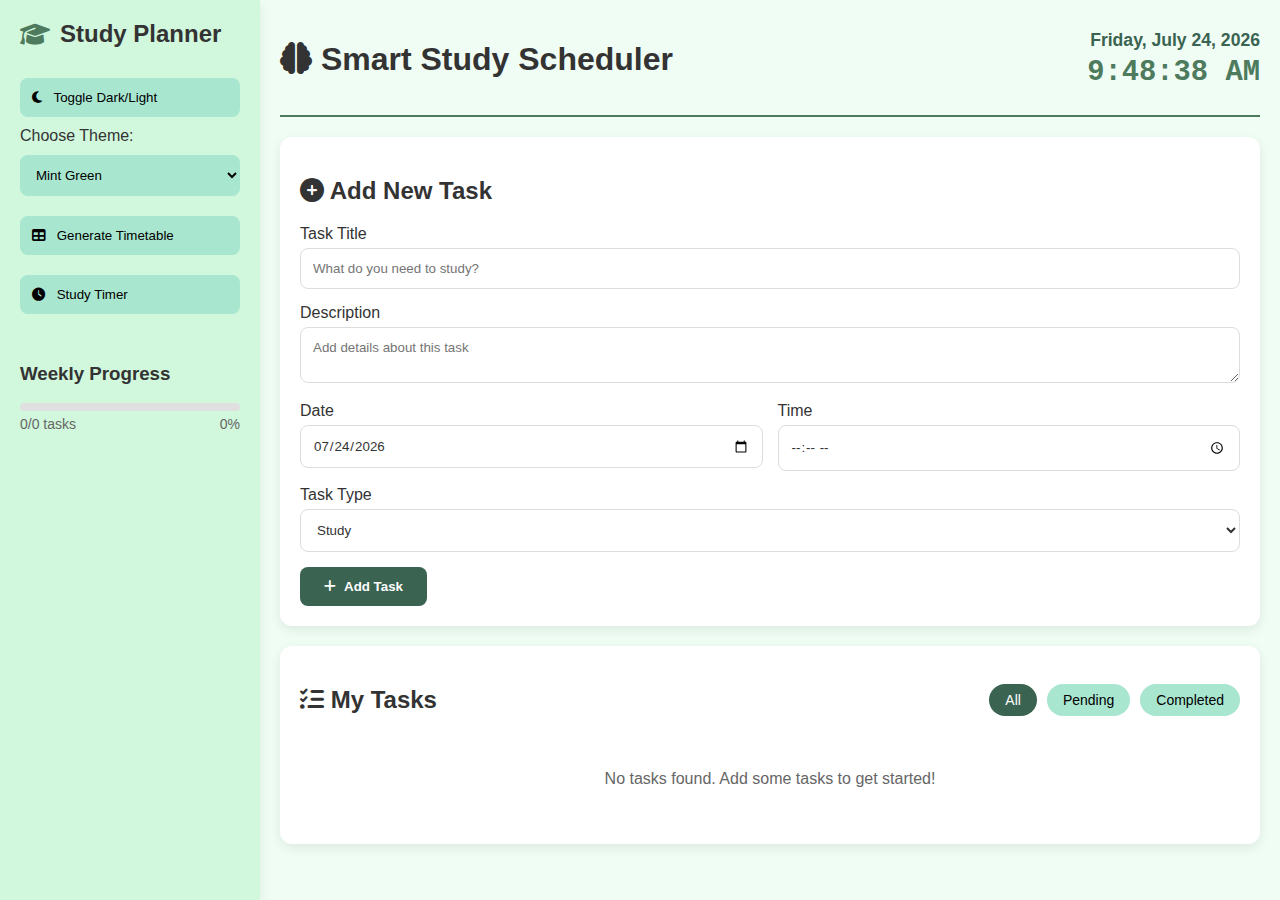
<file: index.html>
<!DOCTYPE html>
<html lang="en">
<head>
    <meta charset="UTF-8">
    <meta name="viewport" content="width=device-width, initial-scale=1.0">
    <title>Smart Study Scheduler</title>
    <link rel="stylesheet" href="https://cdnjs.cloudflare.com/ajax/libs/font-awesome/6.4.0/css/all.min.css">
    <link rel="stylesheet" href="Second_Page.css">
</head>
<body class="theme-mint">
    <div class="sidebar">
        <div class="sidebar-header">
            <i class="fas fa-graduation-cap"></i>
            <h2>Study Planner</h2>
        </div>
        <button id="modeToggle"><i class="fas fa-moon"></i> Toggle Dark/Light</button>
        <label for="colorTheme">Choose Theme:</label>
        <select id="colorTheme">
            <option value="mint">Mint Green</option>
            <option value="blue">Pastel Blue</option>
            <option value="lavender">Lavender</option>
            <option value="beige">Beige</option>
        </select>
        <button id="scheduleBtn"><i class="fas fa-table"></i> Generate Timetable</button>
        <button id="showTimer"><i class="fas fa-clock"></i> Study Timer</button>
        
        <div class="progress-container" style="margin-top: 20px;">
            <h3>Weekly Progress</h3>
            <div class="progress-bar">
                <div class="progress-fill" id="progressFill" style="width: 0%;"></div>
            </div>
            <div class="progress-stats">
                <span id="tasksCompleted">0/0 tasks</span>
                <span id="progressPercent">0%</span>
            </div>
        </div>
    </div>

    <div class="main">
        <div class="main-header">
            <h1><i class="fas fa-brain"></i> Smart Study Scheduler</h1>
            <div class="datetime-display">
                <div class="date-display" id="currentDate"></div>
                <div class="time-display" id="currentTime"></div>
            </div>
        </div>
        
        <div class="card">
            <h2><i class="fas fa-plus-circle"></i> Add New Task</h2>
            <form id="taskForm">
                <div class="form-group">
                    <label for="taskTitle">Task Title</label>
                    <input type="text" id="taskTitle" placeholder="What do you need to study?" required>
                </div>
                
                <div class="form-group">
                    <label for="taskDesc">Description</label>
                    <textarea id="taskDesc" placeholder="Add details about this task"></textarea>
                </div>
                
                <div style="display: grid; grid-template-columns: 1fr 1fr; gap: 15px;">
                    <div class="form-group">
                        <label for="taskDate">Date</label>
                        <input type="date" id="taskDate" required>
                    </div>
                    
                    <div class="form-group">
                        <label for="taskTime">Time</label>
                        <input type="time" id="taskTime" required>
                    </div>
                </div>
                
                <div class="form-group">
                    <label for="taskType">Task Type</label>
                    <select id="taskType">
                        <option value="Study">Study</option>
                        <option value="Academic">Academic</option>
                        <option value="Extracurricular">Extracurricular</option>
                        <option value="Assignment">Assignment</option>
                        <option value="Exam Prep">Exam Preparation</option>
                    </select>
                </div>
                
                <button type="submit"><i class="fas fa-plus"></i> Add Task</button>
            </form>
        </div>

        <div class="card">
            <div class="task-header">
                <h2><i class="fas fa-tasks"></i> My Tasks</h2>
                <div class="task-filters">
                    <button class="active" data-filter="all">All</button>
                    <button data-filter="pending">Pending</button>
                    <button data-filter="completed">Completed</button>
                </div>
            </div>
            <ul id="taskList"></ul>
        </div>

        <div id="scheduleSection"></div>
    </div>

    <div class="timer-container" style="display: none;">
        <h3><i class="fas fa-stopwatch"></i> Study Timer</h3>
        <div class="timer-display" id="timerDisplay">25:00</div>
        <div class="timer-controls">
            <button class="timer-start" id="timerStart">Start</button>
            <button class="timer-reset" id="timerReset">Reset</button>
        </div>
    </div>

    <audio id="alarmSound" src="https://www.soundjay.com/buttons/sounds/beep-07.mp3" preload="auto"></audio>

    <script src="Third_Page.js"></script>
</body>
</html>
</file>
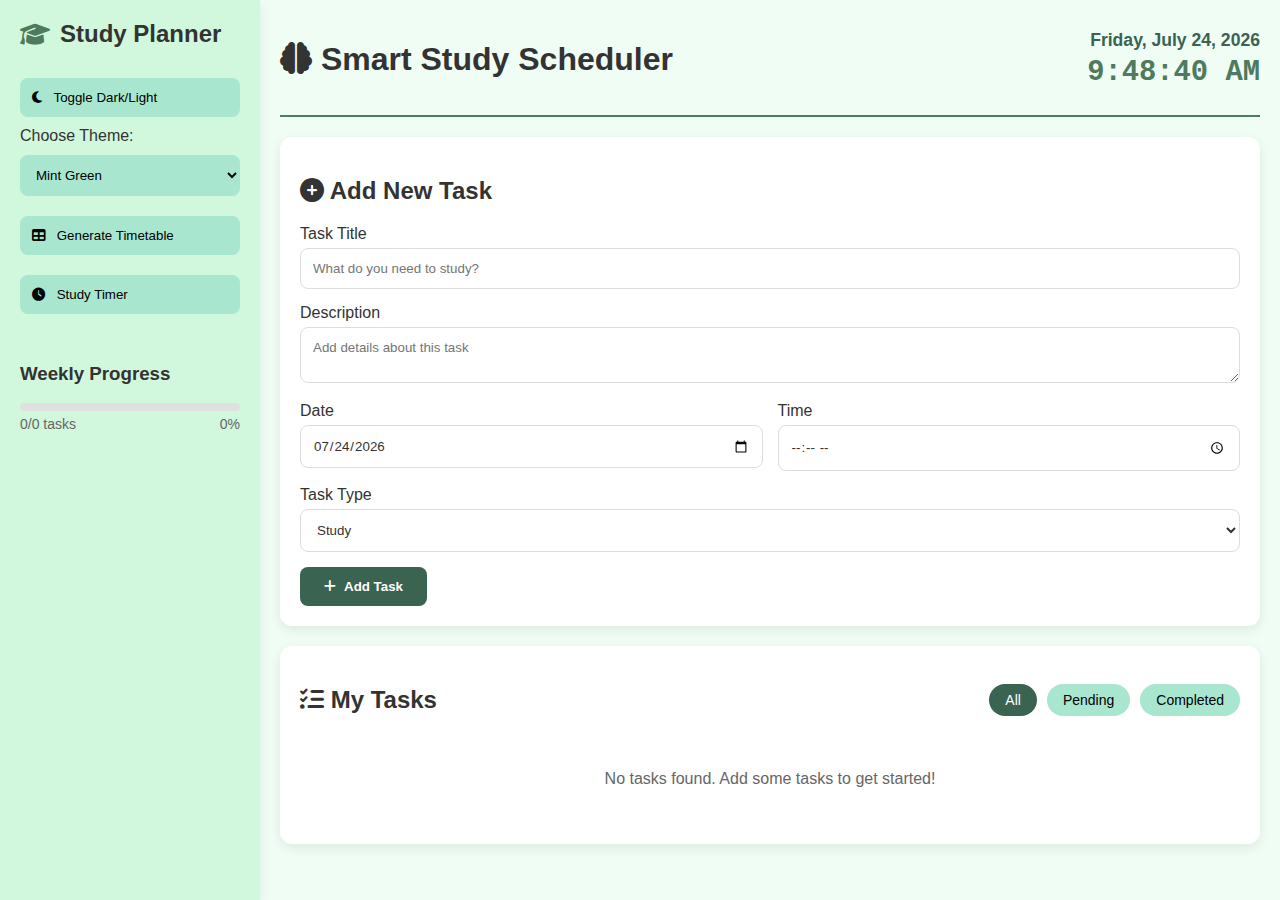
<file: First_Page.html>
<!DOCTYPE html>
<html lang="en">
<head>
    <meta charset="UTF-8">
    <meta name="viewport" content="width=device-width, initial-scale=1.0">
    <title>Smart Study Scheduler</title>
    <link rel="stylesheet" href="https://cdnjs.cloudflare.com/ajax/libs/font-awesome/6.4.0/css/all.min.css">
    <link rel="stylesheet" href="Second_Page.css">
</head>
<body class="theme-mint">
    <div class="sidebar">
        <div class="sidebar-header">
            <i class="fas fa-graduation-cap"></i>
            <h2>Study Planner</h2>
        </div>
        <button id="modeToggle"><i class="fas fa-moon"></i> Toggle Dark/Light</button>
        <label for="colorTheme">Choose Theme:</label>
        <select id="colorTheme">
            <option value="mint">Mint Green</option>
            <option value="blue">Pastel Blue</option>
            <option value="lavender">Lavender</option>
            <option value="beige">Beige</option>
        </select>
        <button id="scheduleBtn"><i class="fas fa-table"></i> Generate Timetable</button>
        <button id="showTimer"><i class="fas fa-clock"></i> Study Timer</button>
        
        <div class="progress-container" style="margin-top: 20px;">
            <h3>Weekly Progress</h3>
            <div class="progress-bar">
                <div class="progress-fill" id="progressFill" style="width: 0%;"></div>
            </div>
            <div class="progress-stats">
                <span id="tasksCompleted">0/0 tasks</span>
                <span id="progressPercent">0%</span>
            </div>
        </div>
    </div>

    <div class="main">
        <div class="main-header">
            <h1><i class="fas fa-brain"></i> Smart Study Scheduler</h1>
            <div class="datetime-display">
                <div class="date-display" id="currentDate"></div>
                <div class="time-display" id="currentTime"></div>
            </div>
        </div>
        
        <div class="card">
            <h2><i class="fas fa-plus-circle"></i> Add New Task</h2>
            <form id="taskForm">
                <div class="form-group">
                    <label for="taskTitle">Task Title</label>
                    <input type="text" id="taskTitle" placeholder="What do you need to study?" required>
                </div>
                
                <div class="form-group">
                    <label for="taskDesc">Description</label>
                    <textarea id="taskDesc" placeholder="Add details about this task"></textarea>
                </div>
                
                <div style="display: grid; grid-template-columns: 1fr 1fr; gap: 15px;">
                    <div class="form-group">
                        <label for="taskDate">Date</label>
                        <input type="date" id="taskDate" required>
                    </div>
                    
                    <div class="form-group">
                        <label for="taskTime">Time</label>
                        <input type="time" id="taskTime" required>
                    </div>
                </div>
                
                <div class="form-group">
                    <label for="taskType">Task Type</label>
                    <select id="taskType">
                        <option value="Study">Study</option>
                        <option value="Academic">Academic</option>
                        <option value="Extracurricular">Extracurricular</option>
                        <option value="Assignment">Assignment</option>
                        <option value="Exam Prep">Exam Preparation</option>
                    </select>
                </div>
                
                <button type="submit"><i class="fas fa-plus"></i> Add Task</button>
            </form>
        </div>

        <div class="card">
            <div class="task-header">
                <h2><i class="fas fa-tasks"></i> My Tasks</h2>
                <div class="task-filters">
                    <button class="active" data-filter="all">All</button>
                    <button data-filter="pending">Pending</button>
                    <button data-filter="completed">Completed</button>
                </div>
            </div>
            <ul id="taskList"></ul>
        </div>

        <div id="scheduleSection"></div>
    </div>

    <div class="timer-container" style="display: none;">
        <h3><i class="fas fa-stopwatch"></i> Study Timer</h3>
        <div class="timer-display" id="timerDisplay">25:00</div>
        <div class="timer-controls">
            <button class="timer-start" id="timerStart">Start</button>
            <button class="timer-reset" id="timerReset">Reset</button>
        </div>
    </div>

    <audio id="alarmSound" src="https://www.soundjay.com/buttons/sounds/beep-07.mp3" preload="auto"></audio>

    <script src="Third_Page.js"></script>
</body>
</html>
</file>
<file: Second_Page.css>
:root {
    --primary: #4e7a5e;
    --secondary: #a8e6cf;
    --accent: #3a6351;
    --bg-color: #f0fdf4; 
    --sidebar-color: #d1f7dc;
    --button-color: #a8e6cf;
    --button-hover: #8fd3a4;
    --text-color: #333;
    --card-bg: #ffffff;
    --shadow: 0 4px 12px rgba(0,0,0,0.08);
    --transition: all 0.3s ease;
    --task-color: #a8e6cf;
    --table-header: #8fd3a4;
}

* {
    box-sizing: border-box;
}

body {
    margin: 0;
    font-family: 'Segoe UI', Tahoma, Geneva, Verdana, sans-serif;
    display: flex;
    background: var(--bg-color);
    color: var(--text-color);
    height: 100vh;
    transition: var(--transition);
    overflow: hidden;
}

/* Theme color classes */
.theme-mint {
    --primary: #4e7a5e;
    --secondary: #a8e6cf;
    --accent: #3a6351;
    --bg-color: #f0fdf4; 
    --sidebar-color: #d1f7dc;
    --button-color: #a8e6cf;
    --button-hover: #8fd3a4;
    --task-color: #a8e6cf;
    --table-header: #8fd3a4;
}

.theme-blue {
    --primary: #4a6fa5;
    --secondary: #c5d9f1;
    --accent: #3a5a8a;
    --bg-color: #f0f4ff; 
    --sidebar-color: #d9e1ff;
    --button-color: #c5d9f1;
    --button-hover: #a8c0e6;
    --task-color: #c5d9f1;
    --table-header: #a8c0e6;
}

.theme-lavender {
    --primary: #7a5e9b;
    --secondary: #d9c5f1;
    --accent: #5a3a8a;
    --bg-color: #f7f0ff; 
    --sidebar-color: #e6d9ff;
    --button-color: #d9c5f1;
    --button-hover: #c0a8e6;
    --task-color: #d9c5f1;
    --table-header: #c0a8e6;
}

.theme-beige {
    --primary: #8a7a5e;
    --secondary: #f1e6c5;
    --accent: #8a6a3a;
    --bg-color: #fff8e7; 
    --sidebar-color: #ffefcc;
    --button-color: #f1e6c5;
    --button-hover: #e6d0a8;
    --task-color: #f1e6c5;
    --table-header: #e6d0a8;
}

.dark {
    --bg-color: #121212;
    --sidebar-color: #1e1e1e;
    --button-color: #333;
    --button-hover: #444;
    --text-color: #fff;
    --card-bg: #1e1e1e;
    --shadow: 0 4px 12px rgba(0,0,0,0.3);
    --task-color: #2a2a2a;
    --table-header: #333;
}

/* Layout */
.sidebar {
    width: 260px;
    background: var(--sidebar-color);
    padding: 20px;
    box-sizing: border-box;
    display: flex;
    flex-direction: column;
    box-shadow: var(--shadow);
    z-index: 10;
    transition: var(--transition);
}

.sidebar-header {
    display: flex;
    align-items: center;
    margin-bottom: 20px;
}

.sidebar-header i {
    font-size: 24px;
    margin-right: 10px;
    color: var(--primary);
}

.sidebar h2 {
    margin: 0;
    font-weight: 600;
}

.sidebar button, .sidebar select {
    display: block;
    width: 100%;
    margin: 10px 0;
    padding: 12px;
    background: var(--button-color);
    border: none;
    cursor: pointer;
    border-radius: 8px;
    font-weight: 500;
    transition: var(--transition);
    text-align: left;
}

.sidebar button i, .sidebar select i {
    margin-right: 8px;
}

.sidebar button:hover, .sidebar select:hover {
    background: var(--button-hover);
    transform: translateY(-2px);
}

.main {
    flex: 1;
    padding: 20px;
    box-sizing: border-box;
    overflow-y: auto;
    position: relative;
}

/* Header with date and time */
.main-header {
    display: flex;
    justify-content: space-between;
    align-items: center;
    margin-bottom: 20px;
    padding-bottom: 15px;
    border-bottom: 2px solid var(--primary);
}

.datetime-display {
    text-align: right;
    font-size: 1.1rem;
}

.date-display {
    font-weight: 600;
    color: var(--accent);
    margin-bottom: 5px;
}

.time-display {
    font-size: 1.8rem;
    font-weight: 700;
    color: var(--primary);
    font-family: 'Courier New', monospace;
}

/* Cards */
.card {
    background: var(--card-bg);
    border-radius: 12px;
    padding: 20px;
    margin-bottom: 20px;
    box-shadow: var(--shadow);
    transition: var(--transition);
}

.card:hover {
    transform: translateY(-3px);
    box-shadow: 0 6px 16px rgba(0,0,0,0.12);
}

/* Forms */
.form-group {
    margin-bottom: 15px;
}

.form-group label {
    display: block;
    margin-bottom: 5px;
    font-weight: 500;
}

form input, form textarea, form select {
    width: 100%;
    padding: 12px;
    border: 1px solid #ddd;
    border-radius: 8px;
    font-family: inherit;
    background: var(--card-bg);
    color: var(--text-color);
    transition: var(--transition);
}

form input:focus, form textarea:focus, form select:focus {
    outline: none;
    border-color: var(--primary);
    box-shadow: 0 0 0 2px rgba(78, 122, 94, 0.2);
}

form button {
    padding: 12px 24px;
    background: var(--accent);
    color: white;
    border: none;
    border-radius: 8px;
    cursor: pointer;
    font-weight: 600;
    transition: var(--transition);
    display: flex;
    align-items: center;
    justify-content: center;
}

form button i {
    margin-right: 8px;
}

form button:hover {
    background: var(--primary);
    transform: translateY(-2px);
}

/* Task List */
.task-header {
    display: flex;
    justify-content: space-between;
    align-items: center;
    margin-bottom: 15px;
}

.task-filters {
    display: flex;
    gap: 10px;
}

.task-filters button {
    padding: 8px 16px;
    background: var(--button-color);
    border: none;
    border-radius: 20px;
    cursor: pointer;
    font-size: 14px;
    transition: var(--transition);
}

.task-filters button.active {
    background: var(--accent);
    color: white;
}

ul#taskList { 
    list-style: none; 
    padding: 0; 
}

ul#taskList li { 
    background: var(--task-color);
    margin-bottom: 12px; 
    padding: 16px; 
    border-radius: 8px; 
    position: relative;
    box-shadow: var(--shadow);
    transition: var(--transition);
    animation: fadeIn 0.5s ease;
    border-left: 4px solid var(--primary);
}

@keyframes fadeIn {
    from { opacity: 0; transform: translateY(10px); }
    to { opacity: 1; transform: translateY(0); }
}

ul#taskList li:hover {
    transform: translateY(-2px);
    box-shadow: 0 6px 16px rgba(0,0,0,0.1);
}

ul#taskList li.completed { 
    opacity: 0.7;
    border-left-color: #4CAF50;
}

ul#taskList li.completed .task-title {
    text-decoration: line-through;
}

.task-title {
    font-weight: 600;
    margin-bottom: 5px;
    display: flex;
    align-items: center;
}

.task-title i {
    margin-right: 8px;
    color: var(--primary);
}

.task-desc {
    margin-bottom: 8px;
    color: #666;
    font-size: 14px;
}

.task-meta {
    display: flex;
    justify-content: space-between;
    font-size: 13px;
    color: #777;
}

.task-type {
    background: var(--button-color);
    padding: 3px 8px;
    border-radius: 12px;
    font-size: 12px;
}

.task-buttons { 
    position: absolute; 
    right: 16px; 
    top: 16px; 
    display: flex;
    gap: 5px;
}

.task-buttons button { 
    background: var(--accent); 
    color: white; 
    border: none; 
    padding: 6px 10px; 
    border-radius: 6px; 
    cursor: pointer; 
    transition: var(--transition);
}

.task-buttons button:hover {
    background: var(--primary);
    transform: scale(1.05);
}

/* Timetable */
.timetable { 
    margin-top: 20px; 
    border-collapse: collapse; 
    width: 100%; 
    border-radius: 8px;
    overflow: hidden;
    box-shadow: var(--shadow);
    animation: fadeIn 0.5s ease;
}

.timetable th, .timetable td { 
    border: 1px solid #ddd; 
    padding: 12px; 
    text-align: center; 
}

.timetable th { 
    background: var(--table-header);
    color: var(--text-color);
    font-weight: 600;
}

.timetable tr:nth-child(even) {
    background: rgba(168, 230, 207, 0.2);
}

/* Progress */
.progress-container {
    margin: 20px 0;
}

.progress-bar {
    height: 8px;
    background: #e0e0e0;
    border-radius: 4px;
    overflow: hidden;
}

.progress-fill {
    height: 100%;
    background: var(--primary);
    border-radius: 4px;
    transition: width 0.5s ease;
}

.progress-stats {
    display: flex;
    justify-content: space-between;
    margin-top: 5px;
    font-size: 14px;
    color: #666;
}

/* Notification */
.notification {
    position: fixed;
    bottom: 20px;
    right: 20px;
    background: white;
    padding: 16px 24px;
    border-radius: 8px;
    box-shadow: 0 4px 12px rgba(0,0,0,0.15);
    display: flex;
    align-items: center;
    z-index: 1000;
    animation: slideIn 0.3s ease;
    border-left: 4px solid var(--accent);
}

@keyframes slideIn {
    from { transform: translateX(100px); opacity: 0; }
    to { transform: translateX(0); opacity: 1; }
}

.notification i {
    margin-right: 10px;
    color: var(--accent);
    font-size: 20px;
}

.notification-content {
    flex: 1;
}

.notification-close {
    background: none;
    border: none;
    cursor: pointer;
    font-size: 16px;
    color: #999;
    margin-left: 10px;
}

/* Study Timer */
.timer-container {
    position: fixed;
    bottom: 20px;
    left: 20px;
    background: white;
    padding: 16px;
    border-radius: 12px;
    box-shadow: var(--shadow);
    z-index: 100;
    display: flex;
    flex-direction: column;
    align-items: center;
    min-width: 180px;
}

.timer-display {
    font-size: 28px;
    font-weight: 600;
    margin: 10px 0;
    color: var(--primary);
}

.timer-controls {
    display: flex;
    gap: 10px;
}

.timer-controls button {
    padding: 8px 16px;
    border: none;
    border-radius: 20px;
    cursor: pointer;
    font-weight: 500;
    transition: var(--transition);
}

.timer-start {
    background: var(--accent);
    color: white;
}

.timer-reset {
    background: #f0f0f0;
    color: #333;
}

/* Responsive */
@media (max-width: 768px) {
    body {
        flex-direction: column;
        height: auto;
        overflow: auto;
    }
    
    .sidebar {
        width: 100%;
        padding: 15px;
    }
    
    .main {
        padding: 15px;
    }
    
    .main-header {
        flex-direction: column;
        align-items: flex-start;
    }
    
    .datetime-display {
        margin-top: 10px;
        text-align: left;
    }
    
    .timer-container {
        position: relative;
        bottom: auto;
        left: auto;
        margin-top: 20px;
        width: 100%;
    }
}

/* Drag and drop */
.dragging {
    opacity: 0.7;
    transform: rotate(3deg);
}

/* Animation for completed tasks */
@keyframes taskComplete {
    0% { transform: scale(1); }
    50% { transform: scale(1.05); }
    100% { transform: scale(1); }
}

.task-complete-animation {
    animation: taskComplete 0.5s ease;
}
</file>
